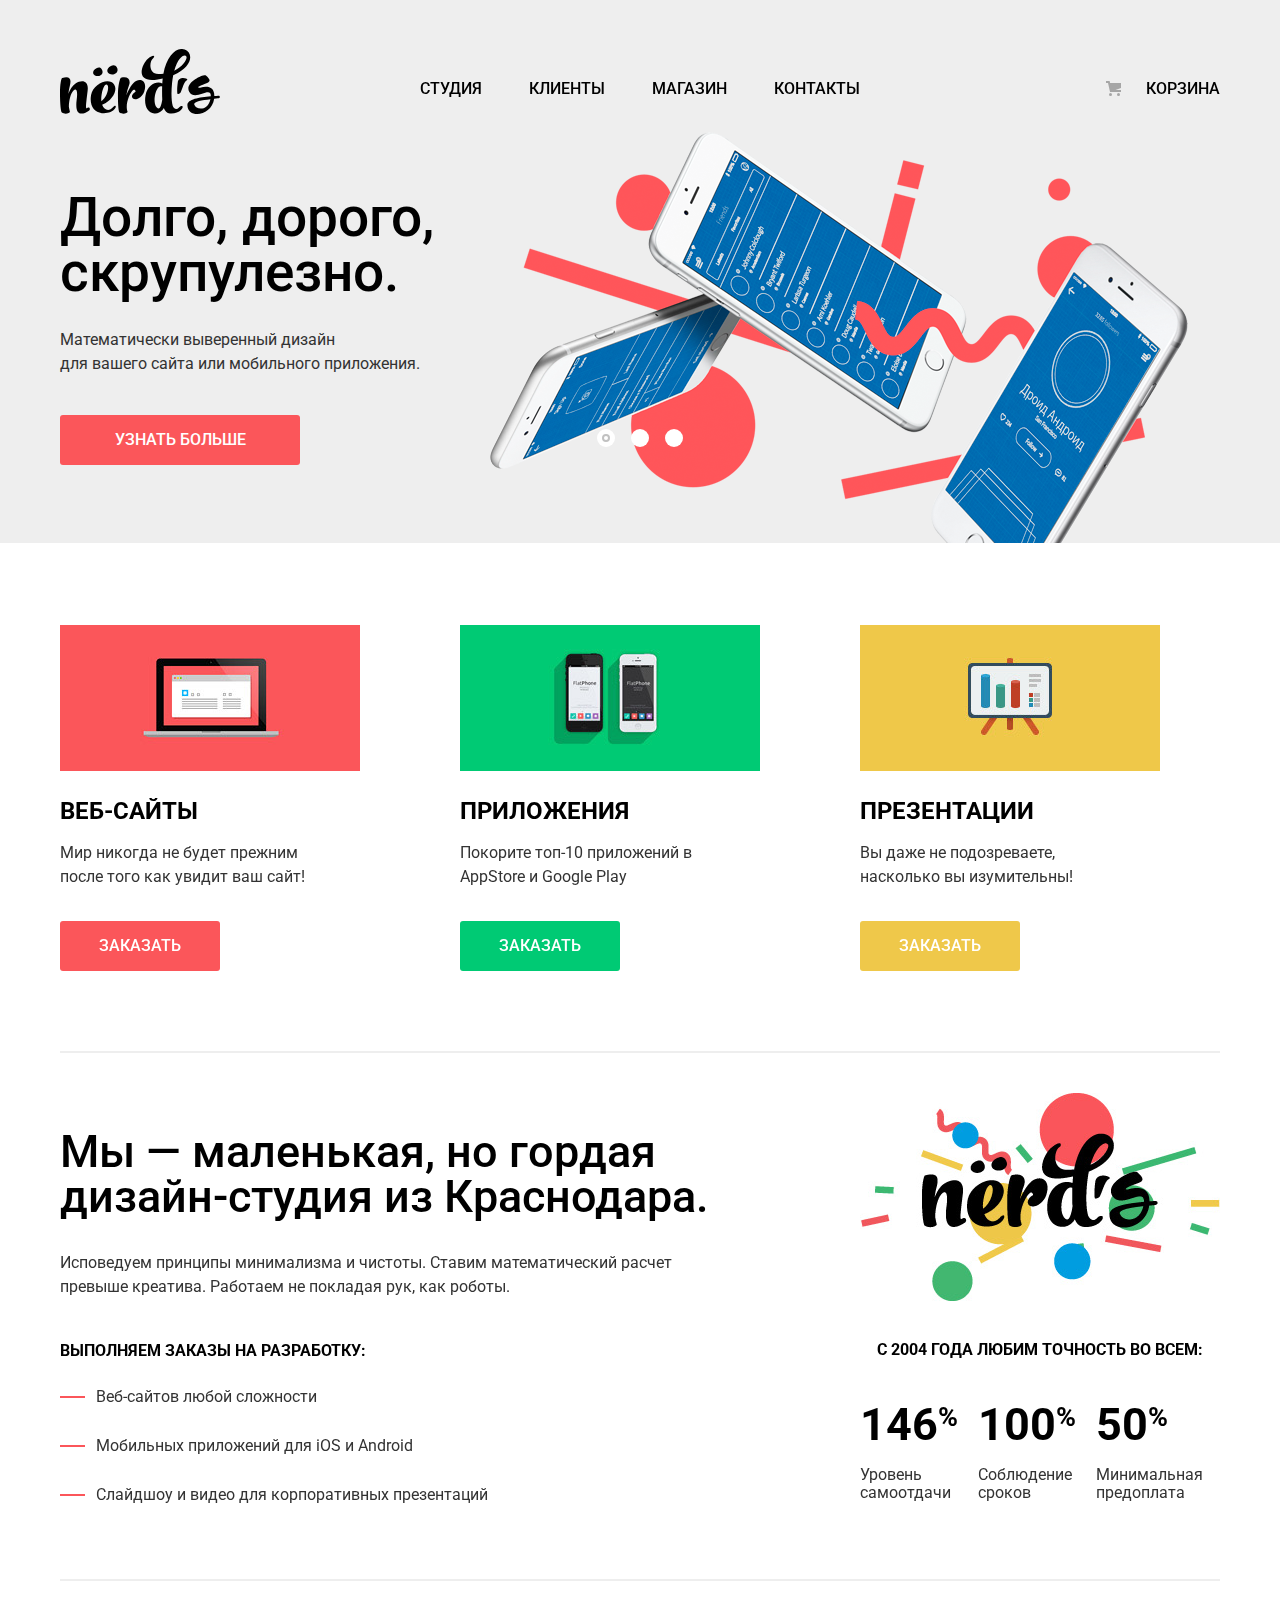
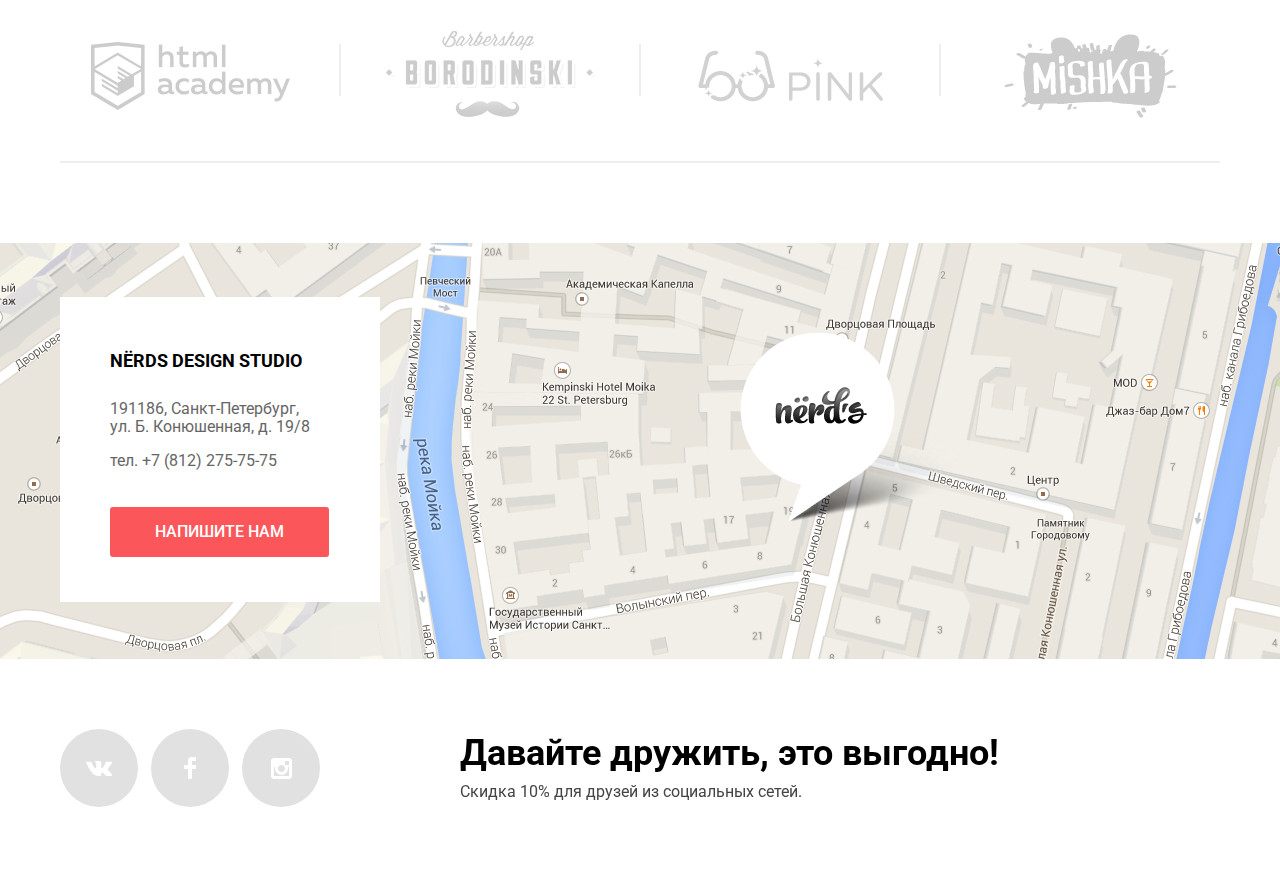
<file: index.html>
<!DOCTYPE html>
<html lang="ru">

<head>
  <meta charset="utf-8">
  <title>Дизайн-студия «Нёрдс»</title>
  <link href="https://fonts.googleapis.com/css?family=Roboto:400,500,700&display=swap&subset=cyrillic" rel="stylesheet">
  <link href="css/normalize.css" rel="stylesheet">
  <link href="css/style.min.css" rel="stylesheet">
</head>

<body>
  <header class="main-header">
    <div class="container">
      <nav class="main-navigation">
        <a class="main-header-logo"><img alt="Логотип дизайн-студии Нёрдс" height="65" src="img/nerds-logo.svg" width="160"></a>
        <div class="site-navigation-wrapper">
          <ul class="site-navigation">
            <li>
              <a href="#">Студия</a>
            </li>
            <li>
              <a href="#">Клиенты</a>
            </li>
            <li>
              <a href="catalog.html">Магазин</a>
            </li>
            <li>
              <a href="#">Контакты</a>
            </li>
          </ul>
          <ul class="backet-navigation">
            <li class="backet-link">
              <a href="backet.html">Корзина</a>
            </li>
          </ul>
        </div>
      </nav>
    </div>
    <h1 class="visually-hidden">Дизайн-студия «Нёрдс»</h1>
    <section class="slider">
      <div class="container">
        <h2 class="visually-hidden">Преимущества</h2><input checked class="visually-hidden" id="product-1" name="toggle" type="radio"> <input class="visually-hidden" id="product-2" name="toggle" type="radio"> <input class="visually-hidden"
          id="product-3" name="toggle" type="radio">
        <div class="slider-controls">
          <label class="slider-controls-item slider-controls-item--1" for="product-1">Первый</label> <label class="slider-controls-item slider-controls-item--2" for="product-2">Второй</label> <label
            class="slider-controls-item slider-controls-item--3" for="product-3">Третий</label>
        </div>
        <i class="active"></i> <i></i> <i></i>
        <ul class="slider-list">
          <li class="slider-item">
            <h3>Долго, дорого,<br>
              скрупулезно.</h3>
            <p>Математически выверенный дизайн<br>
              для вашего сайта или мобильного приложения.</p><a class="slider-item-button button" href="#">Узнать больше</a>
          </li>
          <li class="slider-item">
            <h3>Любим математику как никто другой</h3>
            <p>Никакого креатива, только математические формулы для расчета идеальных пропорций.</p><a class="slider-item-button button" href="#">Узнать больше</a>
          </li>
          <li class="slider-item">
            <h3>Только ночь,<br>
              только хардкор</h3>
            <p>Работать днем, как все? Мы против этого.<br>
              Ближе к полуночи работа только начинается.</p><a class="slider-item-button button" href="#">Узнать больше</a>
          </li>
        </ul>
      </div>
    </section>
  </header>
  <main class="container">
    <ul class="services-list">
      <li class="services-item services-item-fisrt">
        <a class="services-img" href="#"><img alt="Интернет сайт" height="146" src="img/illustration-1.jpg" width="300"></a>
        <h3>Веб-сайты</h3>
        <p>Мир никогда не будет прежним после того как увидит ваш сайт!</p><a class="button button-servises" href="#">Заказать</a>
      </li>
      <li class="services-item">
        <a class="services-img" href="#"><img alt="Мобильное приложение" height="146" src="img/illustration-2.jpg" width="300"></a>
        <h3>Приложения</h3>
        <p>Покорите топ-10 приложений в AppStore и Google Play</p><a class="button button-green button-servises" href="#">Заказать</a>
      </li>
      <li class="services-item">
        <a class="services-img" href="#"><img alt="Презентация" height="146" src="img/illustration-3.jpg" width="300"></a>
        <h3>Презентации</h3>
        <p>Вы даже не подозреваете, насколько вы изумительны!</p><a class="button button-yellow button-servises" href="#">Заказать</a>
      </li>
    </ul>
    <div class="about-achievements">
      <section class="about">
        <p class="about-header">Мы — маленькая, но гордая дизайн-студия из Краснодара.</p>
        <p class="about-line">Исповедуем принципы минимализма и чистоты. Ставим математический расчет превыше креатива. Работаем не покладая рук, как роботы.</p>
        <section class="about-servises">
          <h4>Выполняем заказы на разработку:</h4>
          <ul class="about-list">
            <li>Веб-сайтов любой сложности</li>
            <li>Мобильных приложений для iOS и Android</li>
            <li>Слайдшоу и видео для корпоративных презентаций</li>
          </ul>
        </section>
      </section>
      <section class="achievements">
        <a class="achievements-logo" href="#"><img alt="Логотип дизайн-студии «Нёрдс»" height="208" src="img/nerds-illustration.png" width="360"></a>
        <p class="table-heading">с 2004 года Любим точность во всем:</p>
        <div class="achivements-numbers-wrapper">
          <div class="achivements-numbers">
            <p>146<sup>%</sup></p>
            <p>Уровень самоотдачи</p>
          </div>
          <div class="achivements-numbers">
            <p>100<sup>%</sup></p>
            <p>Соблюдение сроков</p>
          </div>
          <div class="achivements-numbers">
            <p>50<sup>%</sup></p>
            <p>Минимальная предоплата</p>
          </div>
        </div>
      </section>
    </div>
    <section class="gallery">
      <ul class="gallery-list">
        <li class="gallery-item gallery-list-devider">
          <a href="https://htmlacademy.ru/intensive/htmlcss"><img alt="логотип HTML-Academy" height="68" src="img/logo-1.png" width="199"></a>
        </li>
        <li class="gallery-item gallery-list-devider">
          <a href="#"><img alt="логотип барбершоп Бородинский" height="90" src="img/logo-2.png" width="209"></a>
        </li>
        <li class="gallery-item gallery-list-devider">
          <a href="#"><img alt="логотип проекта PINK" height="52" src="img/logo-3.png" width="185"></a>
        </li>
        <li class="gallery-item gallery-list-devider">
          <a href="#"><img alt="логотип интернет-магазина Mishka" height="84" src="img/logo-4.png" width="173"></a>
        </li>
      </ul>
    </section>
  </main>
  <footer class="main-footer">
    <div class="footer-contacts-map">
      <iframe class="yandex-map" height="415" src="https://yandex.ru/map-widget/v1/?um=constructor%3A5be50fe4789b28e61c7c01ed463c44ba8f6de978471f3501f246575c669ff961&amp;source=constructor" width="1440"></iframe>
      <div class="container map-container">
        <div class="footer-contacts">
          <h4>Nёrds design studio</h4>
          <p>191186, Санкт-Петербург,</p>
          <p>ул. Б. Конюшенная, д. 19/8</p>
          <p class="footer-phone">тел. <a class="n-decor">+7 (812) 275-75-75</a></p><a class="button footer-contacts-button" href="writetous.html">Напишите нам</a>
        </div>
      </div>
    </div>
    <section class=" modal modal-write-to-us-form">
      <h2 class="write-header">Напишите нам</h2>
      <form action="https://echo.htmlacademy.ru" class="write-to-us-form" method="post">
        <label class="form-text-field">Ваше имя: <input id="form-name" name="login" placeholder="Имя Фамилия" type="text"></label> <label class="form-text-field">Ваш e-mail: <input id="form-mail" name="email" placeholder="email@example.com"
            type="email"></label> <label class="form-text-area">Текст письма:
          <textarea class="form-comment" id="id-form-comment" name="comment" placeholder="В свободной форме" rows="4"></textarea></label> <button class="button button-modal" type="submit">ОТПРАВИТЬ</button>
      </form><button class="modal-close">Закрыть</button>
    </section>
    <div class="footer-social-discount container">
      <div class="footer-social">
        <ul class="social-list">
          <li class="social-button social-button-vk">
            <a href="#"><span class="visually-hidden">Вконтакте</span></a>
          </li>
          <li class="social-button social-button-fb">
            <a href="#"><span class="visually-hidden">Facebook</span></a>
          </li>
          <li class="social-button social-button-insta">
            <a href="#"><span class="visually-hidden">Instagram</span></a>
          </li>
        </ul>
      </div>
      <div class="footer-discount">
        <b>Давайте дружить, это выгодно!</b>
        <p class="footer-discount-social">Скидка 10% для друзей из социальных сетей.</p>
      </div>
    </div>
  </footer>
  <div class="modal-overlay" id="modal-overlay"></div>
  <script src="js/modal.min.js">
  </script>
</body>

</html>
</file>
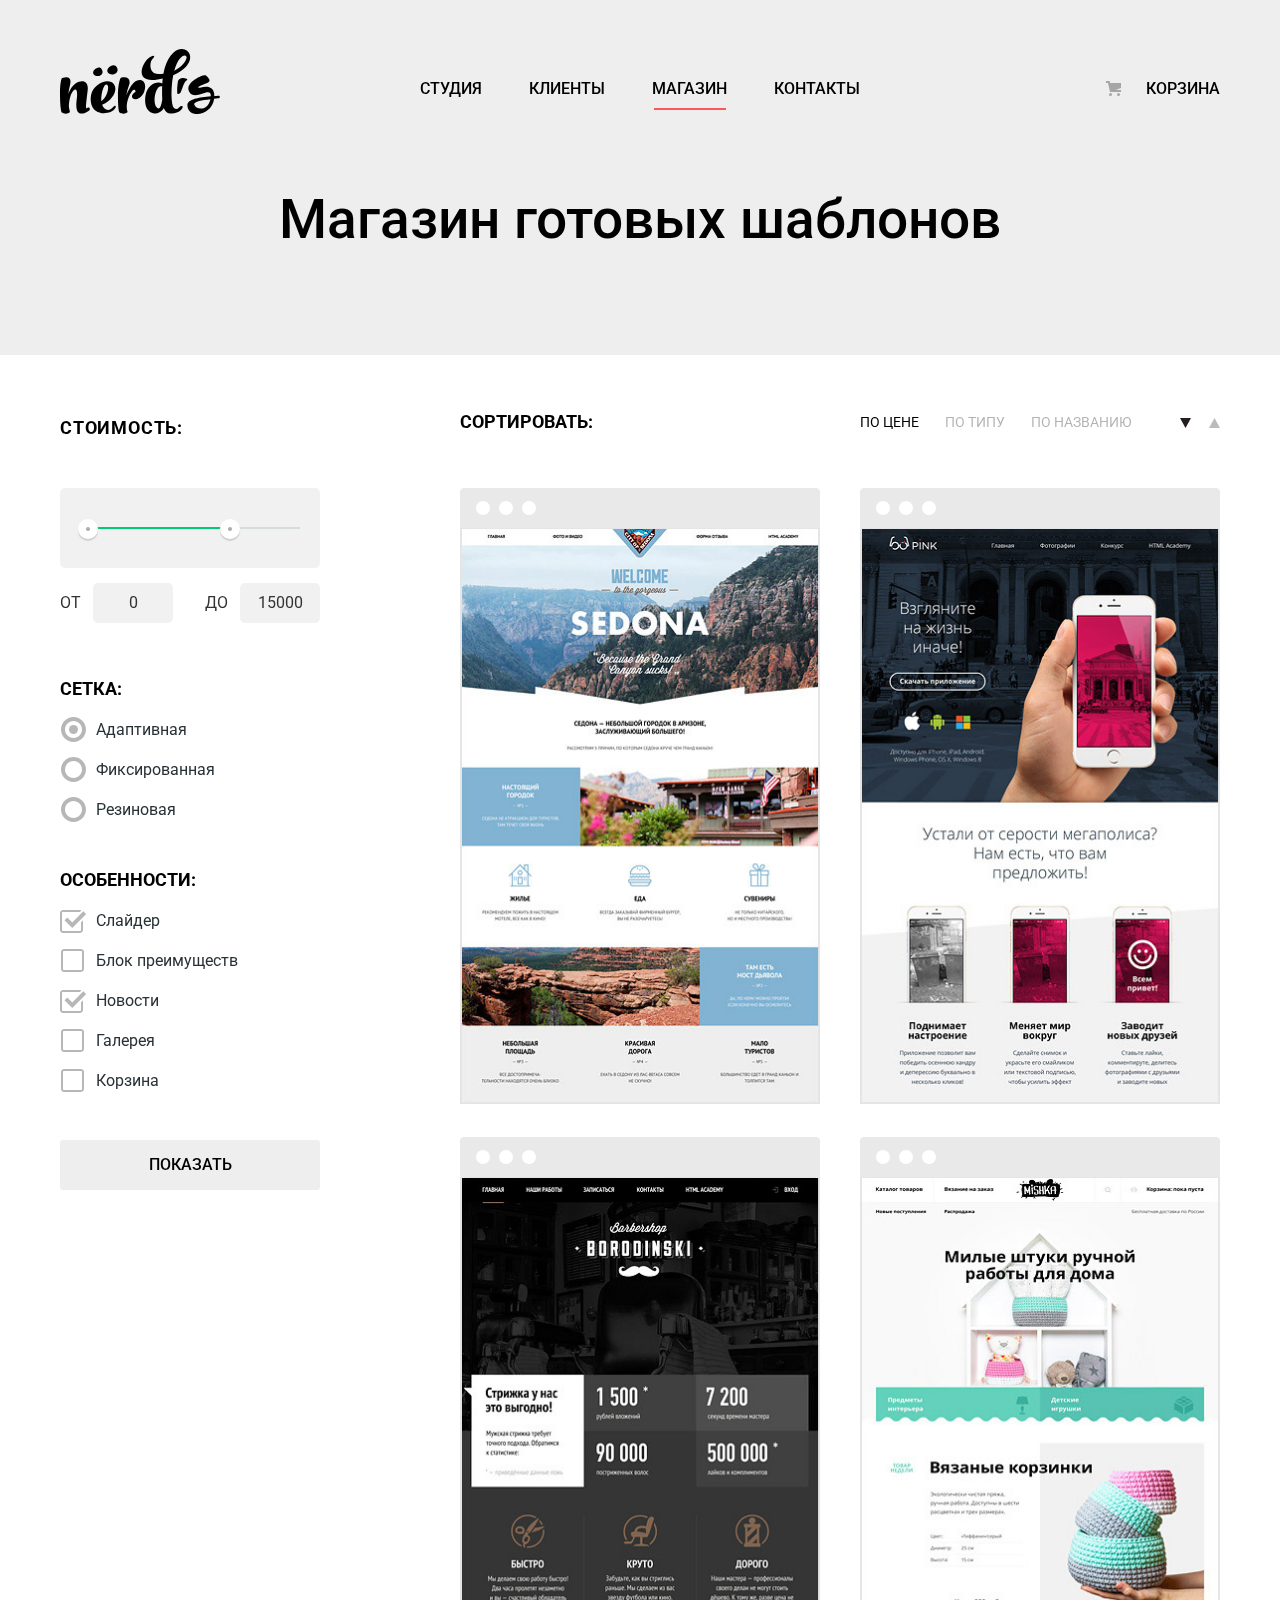
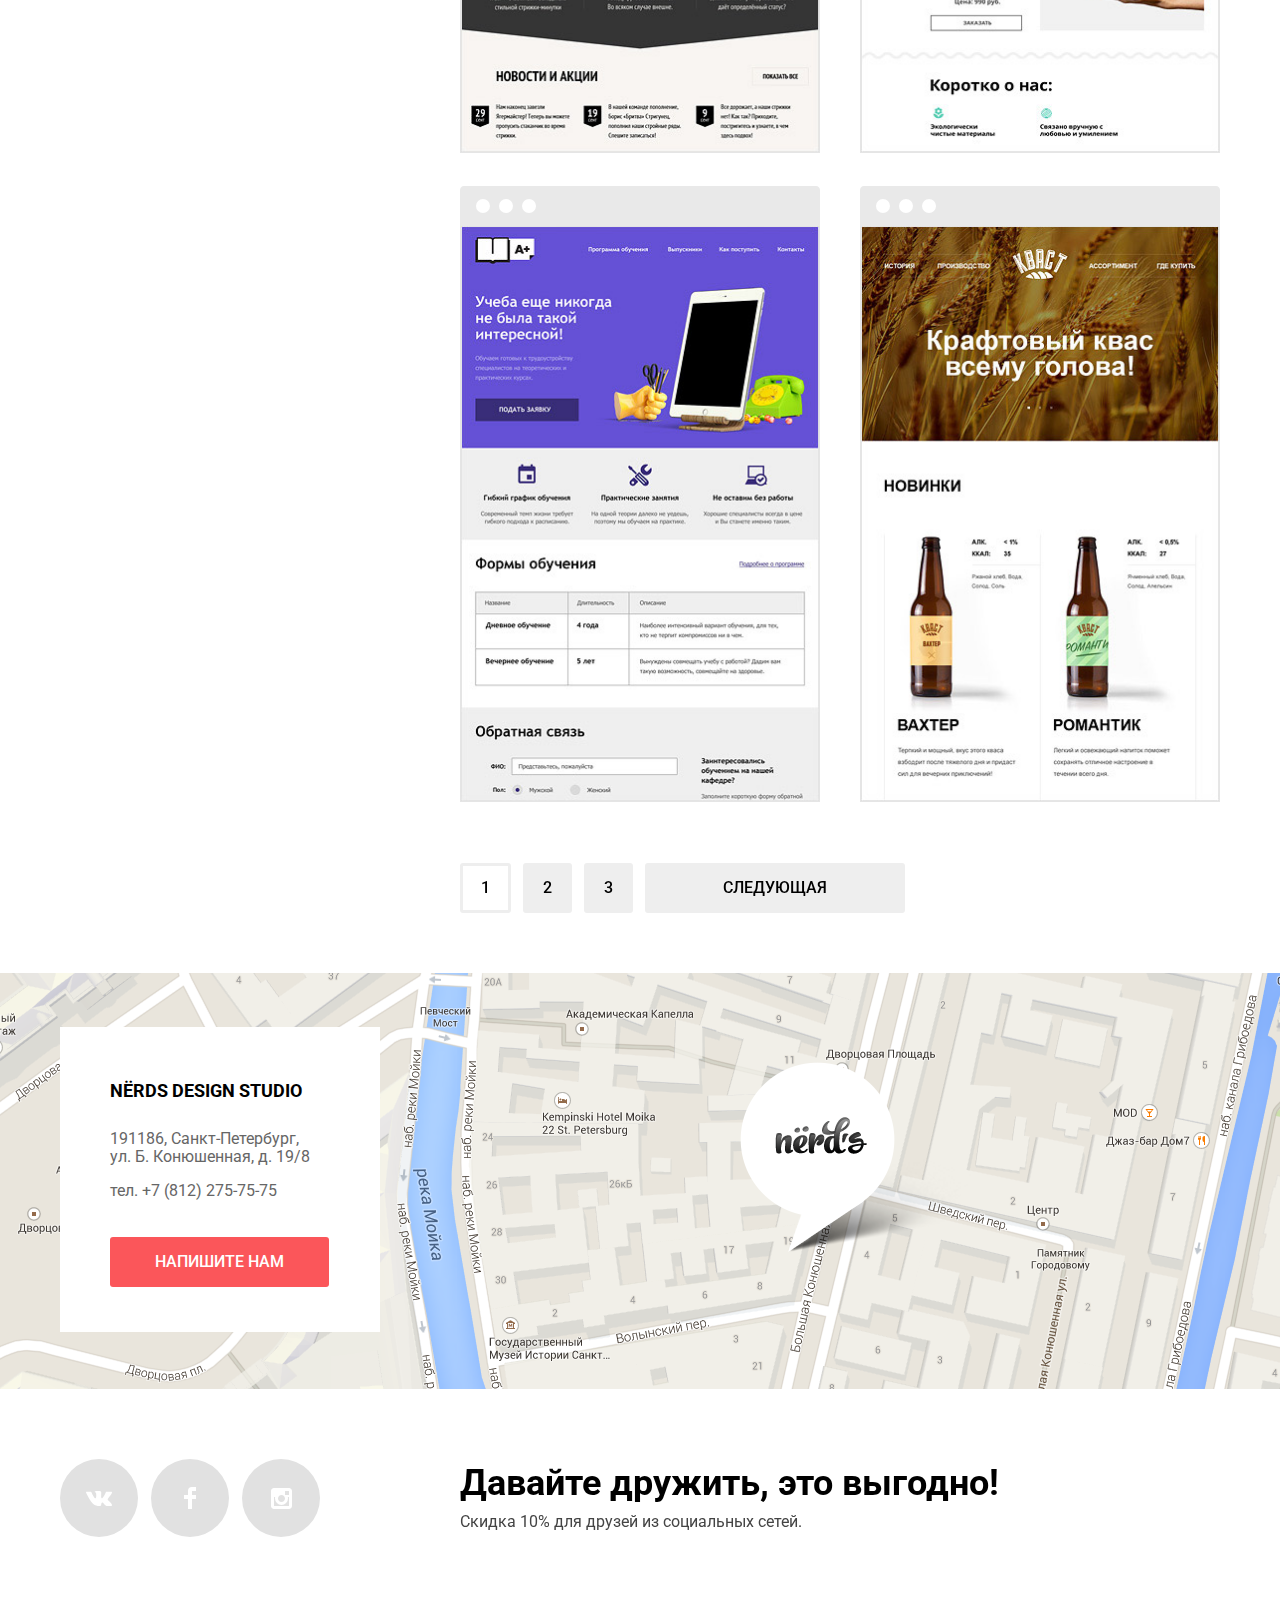
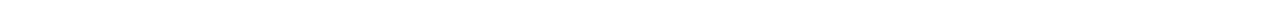
<file: catalog.html>
<!DOCTYPE html>
<html lang="ru">

<head>
  <meta charset="utf-8">
  <title>Дизайн-студия «Нёрдс»</title>
  <link href="https://fonts.googleapis.com/css?family=Roboto:400,500,700&display=swap&subset=cyrillic" rel="stylesheet">
  <link href="css/normalize.css" rel="stylesheet">
  <link href="css/style.min.css" rel="stylesheet">
</head>

<body class="inner-page">
  <header class="main-header">
    <div class="container">
      <nav class="main-navigation catalog-page">
        <a class="main-header-logo" href="index.html"><img alt="Логотип дизайн-студии Нёрдс" height="65" src="img/nerds-logo.svg" width="160"></a>
        <div class="site-navigation-wrapper">
          <ul class="site-navigation">
            <li>
              <a href="#">Студия</a>
            </li>
            <li>
              <a href="#">Клиенты</a>
            </li>
            <li>
              <a class="site-navigation-current" href="catalog.html">Магазин</a>
            </li>
            <li>
              <a href="#">Контакты</a>
            </li>
          </ul>
          <ul class="backet-navigation">
            <li class="backet-link">
              <a href="backet.html">Корзина</a>
            </li>
          </ul>
        </div>
      </nav>
      <h1 class="page-title">Магазин готовых шаблонов</h1>
    </div>
  </header>
  <main class="container">
    <div class="catalog-columns">
      <section class="filters">
        <h2 class="visually-hidden">Фильтр товаров</h2>
        <form action="https://echo.htmlacademy.ru" class="filter" method="post">
          <fieldset class="filter-item">
            <legend>Стоимость:</legend>
            <div class="range-filter">
              <div class="range-controls">
                <div class="scale">
                  <div class="bar"></div>
                </div>
                <div class="toggle toggle-min"></div>
                <div class="toggle toggle-max"></div>
              </div>
              <div class="price-controls">
                <label class="min-price">от <input name="min-price" type="text" value="0"></label> <label class="max-price">до <input name="max-price" type="text" value="15000"></label>
              </div>
            </div>
          </fieldset>
          <fieldset class="form-fieldset">
            <legend class="form-legend">СЕТКА:</legend>
            <ul class="form-legend-list">
              <li class="filter-option"><input checked class="visually-hidden filter-input filter-input-radio" id="filter-adaptive" name="product-group" type="radio" value="adaptive"> <label for="filter-adaptive">Адаптивная</label></li>
              <li class="filter-option"><input class="visually-hidden filter-input filter-input-radio" id="filter-static" name="product-group" type="radio" value="static"> <label for="filter-static">Фиксированная</label></li>
              <li class="filter-option"><input class="visually-hidden filter-input filter-input-radio" id="filter-liquid" name="product-group" type="radio" value="liquid"> <label for="filter-liquid">Резиновая</label></li>
            </ul>
          </fieldset>
          <fieldset class="form-fieldset form-fieldset-bottom">
            <legend class="form-legend">ОСОБЕННОСТИ:</legend>
            <ul>
              <li class="filter-option"><input checked class="visually-hidden filter-input filter-input-checkbox" id="filter-slider" name="slider" type="checkbox"> <label for="filter-slider">Слайдер</label></li>
              <li class="filter-option"><input class="visually-hidden filter-input filter-input-checkbox" id="filter-advantages" name="advantages" type="checkbox"> <label for="filter-advantages">Блок преимуществ</label></li>
              <li class="filter-option"><input checked class="visually-hidden filter-input filter-input-checkbox" id="filter-news" name="news" type="checkbox"> <label for="filter-news">Новости</label></li>
              <li class="filter-option"><input class="visually-hidden filter-input filter-input-checkbox" id="filter-gallery" name="gallery" type="checkbox"> <label for="filter-gallery">Галерея</label></li>
              <li class="filter-option"><input class="visually-hidden filter-input filter-input-checkbox" id="filter-basket" name="basket" type="checkbox"> <label for="filter-basket">Корзина</label></li>
            </ul>
          </fieldset><button class="filter-button button" type="submit">Показать</button>
        </form>
      </section>
      <div class="wrapper-side-sort-catalog">
        <div class="side-sort">
          <p class="side-sort-legend">СОРТИРОВАТЬ:</p>
          <div class="side-sort-wrapper">
            <a class="side-sort-list side-sort-active" href="#">По цене</a> <a class="side-sort-list" href="#">По типу</a> <a class="side-sort-list" href="#">По названию</a>
          </div><a class="side-sort-bottom side-sort-active side-sort-list" href="#"><span class="visually-hidden">Индикатор переключ вниз</span></a> <a class="side-sort-top side-sort-list" href="#"><span class="visually-hidden">Индикатор переключ
              вверх</span></a>
        </div>
        <section class="catalog">
          <h2 class="visually-hidden">Список шаблонов сайтов</h2>
          <ul class="catalog-list">
            <li class="catalog-item">
              <img alt="Шаблон сайта Sedona" height="576" src="img/img-sedona.jpg" width="360">
              <div class="catalog-item-hover">
                <span class="catalog-item-title"><a href="#">Sedona</a></span>
                <p class="catalog-category">Информационный сайт для&nbsp;туристов</p><a class="button button-item-cards" href="#">9 900 руб.</a>
              </div>
            </li>
            <li class="catalog-item">
              <img alt="Проект приложения Pink App" height="576" src="img/img-pink.jpg" width="360">
              <div class="catalog-item-hover">
                <span class="catalog-item-title"><a href="#">Pink App</a></span>
                <p class="catalog-category">Продуктовый лендинг приложения для iOS и Android</p><a class="button button-item-cards" href="#">9 900 руб.</a>
              </div>
            </li>
            <li class="catalog-item">
              <img alt="Сайт салона красоты для мужчин Barbershop" height="576" src="img/img-barbershop.jpg" width="360">
              <div class="catalog-item-hover">
                <span class="catalog-item-title"><a href="#">Barbershop</a></span>
                <p class="catalog-category">Сайт салона красоты. Для&nbsp;мужчин, да.</p><a class="button button-item-cards" href="#">9 900 руб.</a>
              </div>
            </li>
            <li class="catalog-item">
              <img alt="Интернет-магазин вязаных игрушек MISHKA" height="576" src="img/img-mishka.jpg" width="360">
              <div class="catalog-item-hover">
                <span class="catalog-item-title"><a href="#">MISHKA</a></span>
                <p class="catalog-category">Интернет-магазин вязаных&nbsp;игрушек</p><a class="button button-item-cards" href="#">9 900 руб.</a>
              </div>
            </li>
            <li class="catalog-item">
              <img alt="Лендинг курсов повышения квалификации A Plus" height="576" src="img/img-aplus.jpg" width="360">
              <div class="catalog-item-hover">
                <span class="catalog-item-title"><a href="#">A Plus</a></span>
                <p class="catalog-category">Лендинг курсов повышения квалификации</p><a class="button button-item-cards" href="#">9 900 руб.</a>
              </div>
            </li>
            <li class="catalog-item">
              <img alt="Промо-сайт производителя крафтового кваса КВАСТ" height="576" src="img/img-kvast.jpg" width="360">
              <div class="catalog-item-hover">
                <span class="catalog-item-title"><a href="#">КВАСТ</a></span> <span class="catalog-category">Промо-сайт производителя крафтового кваса</span> <a class="button button-item-cards" href="#">9 900 руб.</a>
              </div>
            </li>
          </ul>
          <ul class="pagination-list">
            <li class="pagination-item pagination-item-current">
              <a href="#">1</a>
            </li>
            <li class="pagination-item">
              <a href="#">2</a>
            </li>
            <li class="pagination-item">
              <a href="#">3</a>
            </li>
            <li class="pagination-item pagination-item-button">
              <a href="#">Следующая</a>
            </li>
          </ul>
        </section>
      </div>
    </div>
  </main>
  <footer class="main-footer">
    <div class="footer-contacts-map">
      <iframe class="yandex-map" height="415" src="https://yandex.ru/map-widget/v1/?um=constructor%3A5be50fe4789b28e61c7c01ed463c44ba8f6de978471f3501f246575c669ff961&amp;source=constructor" width="1440"></iframe>
      <div class="container map-container">
        <div class="footer-contacts">
          <h4>Nёrds design studio</h4>
          <p>191186, Санкт-Петербург,</p>
          <p>ул. Б. Конюшенная, д. 19/8</p>
          <p class="footer-phone">тел. <a class="n-decor">+7 (812) 275-75-75</a></p><a class="button footer-contacts-button" href="writetous.html">Напишите нам</a>
        </div>
      </div>
    </div>
    <section class=" modal modal-write-to-us-form">
      <h2 class="write-header">Напишите нам</h2>
      <form action="https://echo.htmlacademy.ru" class="write-to-us-form" method="post">
        <label class="form-text-field">Ваше имя: <input id="form-name" name="login" placeholder="Имя Фамилия" type="text"></label> <label class="form-text-field">Ваш e-mail: <input id="form-mail" name="email" placeholder="email@example.com"
            type="email"></label> <label class="form-text-area">Текст письма:
          <textarea class="form-comment" id="id-form-comment" name="comment" placeholder="В свободной форме" rows="4"></textarea></label> <button class="button button-modal" type="submit">ОТПРАВИТЬ</button>
      </form><button class="modal-close">Закрыть</button>
    </section>
    <div class="footer-social-discount container">
      <div class="footer-social">
        <ul class="social-list">
          <li class="social-button social-button-vk">
            <a href="#"><span class="visually-hidden">Вконтакте</span></a>
          </li>
          <li class="social-button social-button-fb">
            <a href="#"><span class="visually-hidden">Facebook</span></a>
          </li>
          <li class="social-button social-button-insta">
            <a href="#"><span class="visually-hidden">Instagram</span></a>
          </li>
        </ul>
      </div>
      <div class="footer-discount">
        <b>Давайте дружить, это выгодно!</b>
        <p class="footer-discount-social">Скидка 10% для друзей из социальных сетей.</p>
      </div>
    </div>
  </footer>
  <div class="modal-overlay" id="modal-overlay"></div>
  <script src="js/modal.min.js">
  </script>
</body>

</html>
</file>
<file: css/style.min.css>
body{margin:0;padding:0;font-family:Roboto,Arial,sans-serif;font-size:16px;line-height:24px;font-weight:400;color:#000;background-color:#fff}a{text-decoration:none}img{max-width:100%;height:auto}.visually-hidden:not(:focus):not(:active),input[type="checkbox"].visually-hidden,input[type="radio"].visually-hidden{position:absolute;width:1px;height:1px;margin:-1px;border:0;padding:0;white-space:nowrap;-webkit-clip-path:inset(100%);clip-path:inset(100%);clip:rect(0 0 0 0);overflow:hidden}.main-header{width:100%;margin-bottom:82px;background-color:#eee}.inner-page .main-header{margin-bottom:58px}.main-navigation{display:-webkit-box;display:-ms-flexbox;display:flex;-webkit-box-orient:horizontal;-webkit-box-direction:normal;-ms-flex-direction:row;flex-direction:row;-webkit-box-align:center;-ms-flex-align:center;align-items:center;-webkit-box-pack:justify;-ms-flex-pack:justify;justify-content:space-between;font-size:16px;line-height:30px;color:#000;text-transform:uppercase;margin-bottom:0;padding-top:49px;padding-bottom:1px}.inner-page .main-navigation{margin-bottom:67px}.inner-page .page-title{margin:0;padding:0;padding-bottom:108px;text-align:center}.container{width:1160px;margin:0 auto;padding:0 20px}.site-navigation-wrapper{display:-webkit-box;display:-ms-flexbox;display:flex;width:800px;margin-top:5px;-webkit-box-pack:justify;-ms-flex-pack:justify;justify-content:space-between;-webkit-box-align:center;-ms-flex-align:center;align-items:center}.site-navigation{display:-webkit-box;display:-ms-flexbox;display:flex;-ms-flex-wrap:wrap;flex-wrap:wrap;-webkit-box-pack:start;-ms-flex-pack:start;justify-content:flex-start;-webkit-box-align:center;-ms-flex-align:center;align-items:center;width:640px;margin:0;padding:0;margin-right:60px}.site-navigation-current{position:relative}.site-navigation-current::after,.site-navigation-current:active::after{content:"";position:absolute;right:1px;bottom:-6px;left:2px;height:2px;background-color:#fb565a}.backet-navigation{width:120px;margin:0;padding:0;margin-left:auto}.site-navigation,.backet-navigation{list-style:none}.site-navigation a{color:#000;display:block;vertical-align:middle;padding:0 0;margin-right:47px;font-weight:500}.backet-navigation a{color:#000;display:block;vertical-align:middle;padding:0 16px;font-weight:500}.backet-navigation .backet-link{position:relative;padding-left:30px}.backet-link::before{content:"";position:absolute;top:7px;left:6px;width:16px;height:18px;background-image:url(../img/cart-icon.svg);background-repeat:no-repeat;background-position:0 0}.site-navigation a:hover,.site-navigation a:focus,.backet-navigation a:hover,.backet-navigation a:focus{color:#fb565a}.site-navigation a:active,.backet-navigation a:active{color:#000;opacity:.3}.slider-header{color:#000;font-size:55px;line-height:55px;text-transform:uppercase}.site-navigation a:first-child{padding-left:19}.main-header-logo{margin-right:184px}.main-header-logo:hover{-webkit-filter:alpha (Opacity=80);filter:alpha (Opacity=80);opacity:.8}.main-header-logo:active{-webkit-filter:alpha (Opacity=30);filter:alpha (Opacity=30);opacity:.3}.services-list{display:-webkit-box;display:-ms-flexbox;display:flex;-ms-flex-wrap:wrap;flex-wrap:wrap;margin:0;padding:0;list-style:none;margin-bottom:80px}.services-item{text-align:left;margin-right:100px;margin-bottom:15px;width:300px}.services-item:nth-of-type(3n){margin-right:0}.services-img img{margin:0;padding:0;margin-bottom:18px}.services-item h3{font-size:24px;line-height:30px;font-weight:700;text-transform:uppercase;margin:0;padding:0;margin-bottom:15px}.services-item p{margin:0;padding:0;margin-bottom:32px;width:260px;color:#333}.slider{position:relative;background-color:#eee}.slider-controls{position:absolute;left:50%;bottom:104px;z-index:100;width:160px;height:18px;text-align:center;font-size:0;-webkit-transform:translateX(-50%);-ms-transform:translateX(-50%);transform:translateX(-50%)}.slider-controls label{position:relative;display:inline-block;vertical-align:middle;width:18px;height:18px;padding:8px;border-radius:50%;cursor:pointer}.slider-controls label::after{content:"";position:absolute;top:8px;left:8px;z-index:1;width:18px;height:18px;background:#fff;border-radius:50%}.slider-list{margin:0;padding:0;list-style:none}.slider-item{display:none;padding:65px 0 78px 0}.slider-item:nth-child(1){background-image:url(../img/slide1.png);background-repeat:no-repeat;background-position:93% 7px}.slider-item:nth-child(2){background-image:url(../img/slide2.png);background-repeat:no-repeat;background-position:100% 0}.slider-item:nth-child(3){background-image:url(../img/slide3.png);background-repeat:no-repeat;background-position:100% 20px}#product-1:checked~.slider-list .slider-item:nth-child(1){display:block}#product-2:checked~.slider-list .slider-item:nth-child(2){display:block}#product-3:checked~.slider-list .slider-item:nth-child(3){display:block}#product-1:checked~.slider-controls .slider-controls-item--1::before,#product-2:checked~.slider-controls .slider-controls-item--2::before,#product-3:checked~.slider-controls .slider-controls-item--3::before{content:"";position:absolute;left:50%;top:50%;z-index:2;width:4px;height:4px;margin:-4px;background-color:inherit;border:2px solid #c1c1c1;border-radius:50%}.slider-item h3{max-width:600px;margin:0;margin-bottom:28px;font-size:55px;line-height:55px;font-weight:500}.slider-item p{max-width:430px;margin:0;margin-bottom:39px;color:#333}.about-achievements{display:-webkit-box;display:-ms-flexbox;display:flex;-webkit-box-pack:justify;-ms-flex-pack:justify;justify-content:space-between;margin-bottom:47px}.about{width:660px;margin:0;padding:0;margin-top:63px}.about p{margin:0;padding:0;margin-bottom:32px}.about-header{position:relative;font-size:45px;font-weight:500;line-height:45px;color:#000;margin-bottom:35px}.about-header:before{content:"";top:-78px;position:absolute;width:1160px;height:2px;background-color:#eee}.about-line{color:#333}.achievements{width:360px;padding-top:27px}.about-list{list-style:none;margin:0;padding:0}.about-list li{position:relative;margin-bottom:25px;padding-left:36px;color:#333}.about-list li:before{content:"";position:absolute;top:11px;left:0;width:25px;height:2px;background-color:#fb565a}.about-servises{margin-top:40px}.about-servises h4{font-weight:700;color:#000;text-transform:uppercase;margin:0;padding:0;margin-bottom:22px;margin-top:10px}.table-heading{font-size:16px;font-weight:700;line-height:24px;color:#000;text-transform:uppercase;margin:0;padding:0;margin-top:30px;margin-bottom:58px;padding-left:17px}.achivements-numbers{width:100px;margin-right:18px}.achivements-numbers p{margin:0;padding:0}.achivements-numbers sup{font-size:61%}.achivements-numbers-wrapper{display:-webkit-box;display:-ms-flexbox;display:flex;-webkit-box-align:center;-ms-flex-align:center;align-items:center}.achivements-numbers p:first-child{list-style:none;font-size:45px;font-weight:700;line-height:10.06px;color:#000;margin-bottom:35px}.achivements-numbers p:last-child{line-height:18px;color:#333}.gallery-list{list-style:none;display:-webkit-box;display:-ms-flexbox;display:flex;-ms-flex-wrap:wrap;flex-wrap:wrap;-webkit-box-pack:justify;-ms-flex-pack:justify;justify-content:space-between;-webkit-box-align:center;-ms-flex-align:center;align-items:center;margin:0;padding:5px 0 3px 0}.gallery-item{position:relative;display:-webkit-box;display:-ms-flexbox;display:flex;-webkit-box-orient:horizontal;-webkit-box-direction:normal;-ms-flex-direction:row;flex-direction:row;-ms-flex-pack:distribute;justify-content:space-around;-webkit-box-align:center;-ms-flex-align:center;align-items:center;min-height:108px}.gallery{margin-bottom:26px;padding:39px 0 25px 0;border-top:2px solid #eee;border-bottom:2px solid #eee}.gallery-list li{position:relative;margin:0;padding:0;width:260px}.gallery-list a{margin:0;padding:0}.gallery-list-devider:after{content:"";position:absolute;top:19px;left:279px;width:2px;height:52px;background-color:#eee;opacity:1}.gallery-list li:last-child:after{width:0;height:0}.gallery-item a{opacity:.2;margin-left:100px}.gallery-list a:first-child{margin-left:0}.gallery-item a:hover{opacity:1}.gallery-item a:active{opacity:.1}.button{display:inline-block;vertical-align:middle;width:240px;padding:16px 0;font:inherit;font-size:16px;font-weight:500;line-height:18px;text-align:center;color:#fff;text-transform:uppercase;text-align:center;text-decoration:none;background-color:#fb565a;border-radius:3px;border:none}.button-servises{width:160px}.button-item-cards{width:200px;margin-bottom:42px}.button:hover,.button:focus{background-color:#e74246}.button:active{background-color:#d7373b;color:rgba(255,255,255,.3);-webkit-box-shadow:0 3px rgba(0,0,0,.1) inset;box-shadow:0 3px rgba(0,0,0,.1) inset}.button-green{background-color:#00ca74}.button-green:hover,.button-green:focus{background-color:#00bc6c}.button-green:active{background-color:#00aa62;color:rgba(255,255,255,.3)}.button-yellow{background-color:#efc84a}.button-yellow:hover,.button-yellow:focus{background-color:#eab534}.button-yellow:active{background-color:#e5a722;color:rgba(255,255,255,.3)}.main-footer{margin-top:80px}.map-container{position:relative}.inner-page .main-footer{margin-top:60px}.footer-contacts-map{position:relative;width:100%;height:416px;background-image:url(../img/map-marker.png);background-repeat:no-repeat;background-position:center;background-color:#eee;margin:0 auto;margin-bottom:70px}.footer-contacts{position:absolute;display:-webkit-box;display:-ms-flexbox;display:flex;-webkit-box-orient:vertical;-webkit-box-direction:normal;-ms-flex-direction:column;flex-direction:column;-ms-flex-wrap:wrap;flex-wrap:wrap;padding-left:50px;bottom:64px;left:20px;width:270px;background-color:#fff}.footer-contacts h4{font-size:18px;line-height:30px;font-weight:700;margin:0;margin-bottom:24px;margin-top:49px;text-transform:uppercase}.footer-contacts p{margin:0;color:#666;line-height:18px}.footer-phone p{margin:0;color:#666;line-height:18px;text-decoration:none}.footer-contacts p:nth-child(3){margin-bottom:16px}.footer-contacts p:nth-child(4){margin-bottom:37px}.footer-contacts-button{width:219px;margin-bottom:45px}.social-list{display:-webkit-box;display:-ms-flexbox;display:flex;-ms-flex-wrap:wrap;flex-wrap:wrap;-webkit-box-pack:justify;-ms-flex-pack:justify;justify-content:space-between;width:260px;list-style:none;margin:0 auto;padding:0}.footer-discount b{font-size:36px;font-weight:700;line-height:36px;color:#000;margin-bottom:10px;margin-top:6px}.footer-discount{display:-webkit-box;display:-ms-flexbox;display:flex;-webkit-box-orient:vertical;-webkit-box-direction:normal;-ms-flex-direction:column;flex-direction:column;-webkit-box-align:left;-ms-flex-align:left;align-items:left;font-size:16px;font-weight:400;line-height:22px;color:#333;width:900px;margin:0;margin-left:140px}.footer-discount-social{line-height:22px;margin:0;color:#444}.social-button-fb a::after{content:"";display:block;background-image:url(../img/fb-icon.svg);background-repeat:no-repeat;width:78px;height:78px;background-position:50% 50%}.social-button-vk a::after{content:"";display:block;background-image:url(../img/vk-icon.svg);background-repeat:no-repeat;width:78px;height:78px;background-position:50% 50%}.social-button-insta a::after{content:"";display:block;background-image:url(../img/insta-icon.svg);background-repeat:no-repeat;width:78px;height:78px;background-position:50% 50%}.social-button a:hover{background-color:#e74246}.social-button a:active{background-color:#d7373b}.social-button a:active::after{opacity:.3}.social-button a{position:relative;display:block;width:78px;height:78px;font-size:0;line-height:0;background-color:#e1e1e1;border-radius:50%}.footer-social-discount{display:-webkit-box;display:-ms-flexbox;display:flex;margin-bottom:70px}.footer-social{width:260px;margin:0}.page-title{font-size:55px;font-weight:500;line-height:55px;color:#000}.form-legend{font-size:18px;font-weight:700;line-height:30px;color:#000;margin-bottom:16px}.filters{width:260px;margin:0;padding:0;margin-right:100px}.catalog{width:800px}.catalog-columns{display:-webkit-box;display:-ms-flexbox;display:flex;-webkit-box-pack:justify;-ms-flex-pack:justify;justify-content:space-between}.wrapper-side-sort-catalog{display:-webkit-box;display:-ms-flexbox;display:flex;-webkit-box-orient:vertical;-webkit-box-direction:normal;-ms-flex-direction:column;flex-direction:column;position:relative}.filter-input+label{font-size:16px;font-weight:400;line-height:20px;color:#283136}.filter-option{list-style:none;margin-bottom:20px;padding-left:36px}.filter-option label{position:relative;display:block;cursor:pointer;-webkit-user-select:none;-moz-user-select:none;-ms-user-select:none;user-select:none}.filter-input-checkbox+label::before{content:"";position:absolute;top:-2px;left:-35px;width:26px;height:23px;background-image:url(../img/checkbox-off.svg);background-repeat:no-repeat;background-position:0 0;opacity:.4}.filter-input[type="checkbox"]:checked+label::before{display:none}.filter-input:checked+label::after{display:block}.filter-input-checkbox:checked+label::after{content:"";position:absolute;top:-1px;left:-36px;width:26px;height:23px;background-image:url(../img/checkbox-on.svg);background-repeat:no-repeat;background-position:0 0;opacity:.4}.filter-input-radio+label::before{content:"";position:absolute;position:absolute;top:-3px;left:-35px;width:25px;height:025px;background-image:url(../img/radio-off.svg);background-repeat:no-repeat;background-position:0 0;opacity:.4}.filter-input-radio:checked+label::after{content:"";position:absolute;top:-3px;left:-35px;width:25px;height:25px;background-image:url(../img/radio-on.svg);background-repeat:no-repeat;background-position:0 0;opacity:.4}.filter-input[type="radio"]:checked+label::before{display:none}.filter-input+label:hover::before,.filter-input+label:focus::before,.filter-input+label:active::before,.filter-input+label:hover::after,.filter-input+label:focus::after,.filter-input+label:active::after{opacity:1}.filter-input:disabled+label::before,.filter-input:disabled+label::after{opacity:.1}.filter-input:disabled+label{opacity:.3}.filter-button{width:260px;background-color:#eee;color:#000}.filter-button:hover,.filter-button:focus{background-color:#dfdfdf}.filter-button:active{background-color:#d5d5d5;-webkit-box-shadow:0 3px 0 0 #bfbfbf inset;box-shadow:0 3px 0 0 #bfbfbf inset;color:rgba(0,0,0,.3)}.side-sort{display:-webkit-box;display:-ms-flexbox;display:flex;-ms-flex-wrap:wrap;flex-wrap:wrap;width:760px;margin:0;padding:0;margin-left:40px;margin-bottom:57px}.side-sort-legend{font-size:18px;font-weight:700;line-height:18px;color:#000}.side-sort-wrapper{-webkit-box-sizing:border-box;box-sizing:border-box;display:-webkit-box;display:-ms-flexbox;display:flex;-ms-flex-wrap:wrap;flex-wrap:wrap;-webkit-box-pack:justify;-ms-flex-pack:justify;justify-content:space-between;width:272px;margin-left:267px}.side-sort-list{font-size:14px;font-weight:400;line-height:18px;color:#000;opacity:.3;text-transform:uppercase}.side-sort-bottom{position:absolute;background-image:url(../img/icon-down-dir.svg);background-repeat:no-repeat;background-position:0 0;width:11px;height:10px;top:5px;right:29px;border:0;background-color:transparent}.side-sort-top{position:absolute;background-image:url(../img/icon-up-dir.svg);background-repeat:no-repeat;background-position:0 0;width:11px;height:10px;top:5px;right:0;border:0;background-color:transparent}.side-sort-list:hover{opacity:.6}.side-sort-list:active{opacity:1}.side-sort-active{opacity:1}.catalog-list{display:-webkit-box;display:-ms-flexbox;display:flex;-ms-flex-wrap:wrap;flex-wrap:wrap;list-style:none;padding:0;margin:0;margin-bottom:28px}.catalog-item{position:relative;width:360px;margin-bottom:33px;margin-left:40px;display:block;-ms-flex-preferred-size:360px;flex-basis:360px;overflow:hidden}.catalog-category{font-size:16px;font-weight:400;line-height:18px;color:#666;display:block;margin:0;padding:0;padding:0 60px;margin-bottom:30px;text-align:center}.side-sort-legend{margin:0}.catalog-item-title{display:block;font-size:18px;font-weight:700;line-height:30px;color:#000;text-transform:uppercase;margin-top:27px;margin-bottom:15px;text-align:center}.catalog-item-title a{color:#000;text-transform:uppercase}.catalog-item img{display:block;-webkit-box-sizing:border-box;box-sizing:border-box;width:360px;height:576px;margin-top:40px;border:1px solid rgba(0,1,1,.1);border-top:none}.catalog-item-title a:hover{color:#f66}.catalog-item-title a:active{color:#000;opacity:.3}.catalog-item-hover{position:absolute;bottom:0;left:0;display:none;width:100%;text-align:center;background-color:#eee}.catalog-item:hover .catalog-item-hover{display:block}.catalog-item:hover{-webkit-box-shadow:0 6px 15px 0 rgba(0,1,1,.25);box-shadow:0 6px 15px 0 rgba(0,1,1,.25)}.catalog-item-price{margin:0;padding:0;margin-bottom:15px}.catalog-item-image{margin:0;padding:0}.catalog-item-image a{margin:0;padding:0}.catalog-item::before{content:"";position:absolute;top:0;left:0;background-image:url(../img/browser.svg);width:360px;height:40px;opacity:.12;z-index:10}.catalog-item:hover::before{opacity:1}.pagination-list{display:-webkit-box;display:-ms-flexbox;display:flex;-ms-flex-wrap:wpar;flex-wrap:wpar;font-size:16px;font-weight:500;line-height:18px;text-transform:uppercase;list-style:none;padding:0;margin:0;margin-left:40px}.pagination-item{margin:0}.pagination-item a{display:block;padding:16px 20px;color:#000;margin-right:12px;background-color:#eee;border-radius:3px}.pagination-item-current a{padding:13px 18px;border:3px solid #eee;background-color:transparent}.pagination-item:last-child{margin-right:0}.pagination-item a:hover{background-color:#dfdfdf}.pagination-item a:active{background-color:#d5d5d5;-webkit-box-shadow:0 3px 0 0 #bfbfbf inset;box-shadow:0 3px 0 0 #bfbfbf inset;color:rgba(0,0,0,.3)}.pagination-item-button{width:272px;text-align:center}.modal-write-to-us-form{position:fixed;left:240px;bottom:184px;border:0 solid gray;border-radius:0;width:960px;max-width:100%;margin:0;padding:0;padding:70px 100px;background-color:#fff;-webkit-box-sizing:border-box;box-sizing:border-box;-webkit-box-shadow:0 20px 40px rgba(0,0,0,.75);box-shadow:0 20px 40px rgba(0,0,0,.75);left:50%;margin-left:-480px;z-index:110}.modal-overlay{z-index:-2;position:fixed;top:0;left:0;width:100%;height:100%}.overlay-show{z-index:100;display:-webkit-box;display:-ms-flexbox;display:flex}.modal.closed{display:none}.write-to-us-form{display:-webkit-box;display:-ms-flexbox;display:flex;-ms-flex-wrap:wrap;flex-wrap:wrap;-webkit-box-pack:justify;-ms-flex-pack:justify;justify-content:space-between;width:760px;margin:0;padding:0}.form-item{width:360px}.form-text-field,.form-text-area{font-size:16px;line-height:18px;font-weight:700}.form-comment{display:block;width:726px;font-weight:400;font-size:16px;line-height:18px;padding:10px 15px 0 15px;resize:none;height:103px}.write-header{display:block;font-size:45px;line-height:45px;font-weight:500;margin:0;margin-bottom:40px}.write-to-us-form input[type="text"],.write-to-us-form input[type="email"]{-webkit-box-sizing:border-box;box-sizing:border-box;width:360px;padding:14px 15px;padding-right:40px;font-size:16px;line-height:18px}.write-to-us-form text-area{width:100%}.form-text-field{width:360px}.form-text-area{width:100%;margin-bottom:20px;margin-top:5px}.modal-close{position:absolute;right:85px;top:80px;font-size:0;width:27px;height:27px;cursor:pointer;border:0;background-color:transparent;margin:0;padding:0}.modal-close::after{content:"";position:absolute;background-image:url(../img/close-cross.svg);background-repeat:no-repeat;width:27px;height:27px;right:0;top:0;margin:0;padding:0;opacity:.3}.modal-close:hover::after{opacity:1}.modal-close:active::after{opacity:.3}.button-modal{height:50px;width:260px;margin-bottom:10px}.form-text-field input,.form-comment{background-color:transparent;border:2px solid #d7dcde;color:#999;margin-bottom:28px;margin-top:10px}.form-text-field input:hover,.form-comment:hover{border-color:#b4b9bb;color:#b4b9bb}.form-text-field input:focus,.form-comment:focus{border-color:#000;color:#000}.form-text-field input:invalid{border-color:#e74246;color:#e74246}@-webkit-keyframes bounce{0%{-webkit-transform:translateY(-2000px);transform:translateY(-2000px)}70%{-webkit-transform:translateY(30px);transform:translateY(30px)}90%{-webkit-transform:translateY(-10px);transform:translateY(-10px)}100%{-webkit-transform:translateY(0);transform:translateY(0)}}@keyframes bounce{0%{-webkit-transform:translateY(-2000px);transform:translateY(-2000px)}70%{-webkit-transform:translateY(30px);transform:translateY(30px)}90%{-webkit-transform:translateY(-10px);transform:translateY(-10px)}100%{-webkit-transform:translateY(0);transform:translateY(0)}}@-webkit-keyframes shake{0%,100%{-webkit-transform:translateX(0);transform:translateX(0)}10%,30%,50%,70%,90%{-webkit-transform:translateX(-10px);transform:translateX(-10px)}20%,40%,60%,80%{-webkit-transform:translateX(10px);transform:translateX(10px)}}@keyframes shake{0%,100%{-webkit-transform:translateX(0);transform:translateX(0)}10%,30%,50%,70%,90%{-webkit-transform:translateX(-10px);transform:translateX(-10px)}20%,40%,60%,80%{-webkit-transform:translateX(10px);transform:translateX(10px)}}.modal{position:fixed;display:none;color:#000}.modal-show{display:block;-webkit-animation:bounce 0.7s;animation:bounce 0.7s}.modal-error{-webkit-animation:shake 0.6s;animation:shake 0.6s}.filter-item{margin:0;padding:0;margin-bottom:51px;border:none}.range-filter{width:260px;margin-top:45px}.filter-item legend{font-size:18px;line-height:30px;text-transform:uppercase;font-weight:700;letter-spacing:.8px}.range-controls{position:relative;height:41px;margin-bottom:15px;padding-top:39px;padding-right:20px;padding-left:20px;background-color:#f1f1f1;border-radius:5px}.range-controls .scale{height:2px;background:#d7dcde}.range-controls .bar{width:70%;height:2px;background:#00ca74}.range-controls .toggle{position:absolute;top:31px;left:0;width:4px;height:4px;padding:0;border:8px solid #fff;background-color:#ababab;-webkit-box-shadow:0 2px 1px 0 #cfcfcf;box-shadow:0 2px 1px 0 #cfcfcf;border-radius:50%;cursor:pointer}.range-controls .toggle-min{left:18px}.range-controls .toggle-max{left:160px}.price-controls{font-size:0;color:#333}.price-controls label{display:inline-block;vertical-align:middle;width:50%;font-size:16px;line-height:22px;text-transform:uppercase}.price-controls input{width:60px;padding:9px 10px;margin-left:8px;font-family:Roboto,Arial,sans-serif;font-size:16px;line-height:22px;text-align:center;color:#333;border:none;border-radius:5px;background:#f1f1f1}.max-price{text-align:right}.filter ul{padding:0;margin:0}.form-fieldset{border:0;padding:0;margin:0;margin-bottom:25px}.form-fieldset-bottom{border:0;margin-bottom:29px}.yandex-map{border:none;width:100%;height:416px}.n-decor{text-decoration:none}
</file>
